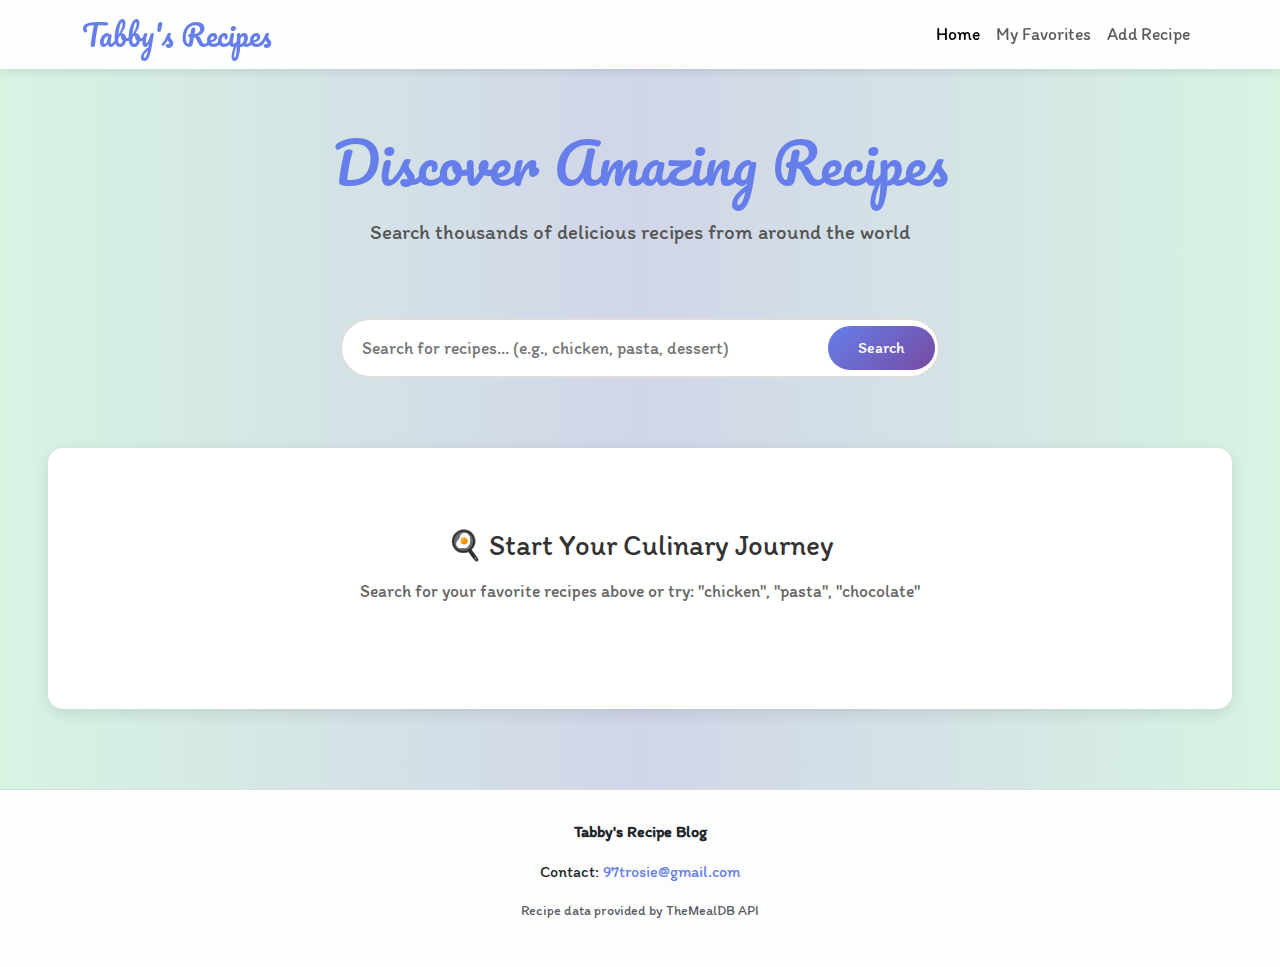
<file: index.html>
<!DOCTYPE html>
<html lang="en">
<head>
    <meta charset="UTF-8">
    <meta name="viewport" content="width=device-width, initial-scale=1.0">
    <title>Tabby's Recipe Blog | Discover Amazing Recipes</title>
    <!-- Bootstrap CSS -->
    <link href="https://cdn.jsdelivr.net/npm/bootstrap@5.3.3/dist/css/bootstrap.min.css" rel="stylesheet">
    
    <!-- Google Fonts -->
    <link rel="preconnect" href="https://fonts.googleapis.com">
    <link rel="preconnect" href="https://fonts.gstatic.com" crossorigin>
    <link href="https://fonts.googleapis.com/css2?family=Pacifico&family=Itim&display=swap" rel="stylesheet">

    <!-- Custom CSS -->
    <link rel="stylesheet" href="css/styles.css">
    
</head>
<body>
    <!-- Navigation -->
    <nav class="navbar navbar-expand-lg navbar-light sticky-top">
        <div class="container">
            <a class="navbar-brand pacifico" href="index.html">Tabby's Recipes</a>
            <button class="navbar-toggler" type="button" data-bs-toggle="collapse" data-bs-target="#navbarNav">
                <span class="navbar-toggler-icon"></span>
            </button>
            <div class="collapse navbar-collapse" id="navbarNav">
                <ul class="navbar-nav ms-auto">
                    <li class="nav-item">
                        <a class="nav-link active" href="index.html">Home</a>
                    </li>
                    <li class="nav-item">
                        <a class="nav-link" href="favorites.html">My Favorites</a>
                    </li>
                    <li class="nav-item">
                        <a class="nav-link" href="add-recipe.html">Add Recipe</a>
                    </li>
                </ul>
            </div>
        </div>
    </nav>

    <!-- Hero Section -->
    <section class="hero">
        <h1 class="pacifico">Discover Amazing Recipes</h1>
        <p>Search thousands of delicious recipes from around the world</p>
    </section>

    <!-- Search Section -->
    <div class="search-container">
        <div class="search-wrapper">
            <input 
                type="text" 
                class="search-input" 
                id="searchInput" 
                placeholder="Search for recipes... (e.g., chicken, pasta, dessert)"
                autocomplete="off"
            >
            <button class="search-btn" id="searchBtn">Search</button>
        </div>
    </div>

    <!-- Loading Spinner -->
    <div class="spinner" id="loadingSpinner">
        <div class="spinner-border text-primary" role="status" style="width: 3rem; height: 3rem;">
            <span class="visually-hidden">Loading...</span>
        </div>
        <p class="mt-3">Searching for recipes...</p>
    </div>

    <!-- Recipes Section -->
    <section class="recipes-section">
        <h2 class="section-title" id="resultsTitle" style="display: none;">Search Results</h2>
        <div class="row g-4" id="recipesContainer">
            <!-- Empty state on load -->
            <div class="empty-state">
                <h3>🍳 Start Your Culinary Journey</h3>
                <p>Search for your favorite recipes above or try: "chicken", "pasta", "chocolate"</p>
            </div>
        </div>
    </section>

    <!-- Footer -->
    <footer>
        <p><strong>Tabby's Recipe Blog</strong></p>
        <p>Contact: <a href="mailto:97trosie@gmail.com">97trosie@gmail.com</a></p>
        <p class="text-muted small">Recipe data provided by TheMealDB API</p>
    </footer>

    <!-- Bootstrap JS -->
     <script src="https://cdn.jsdelivr.net/npm/bootstrap@5.3.3/dist/js/bootstrap.bundle.min.js"></script>

     <!-- Shared JS Files (order matters!) -->
      <script src="js/storage.js"></script>
      <script src="js/api.js"></script>
      <script src="js/validation.js"></script>

      <!-- Page-specific JS -->
       <script src="js/home.js"></script>
</body>
</html>
</file>
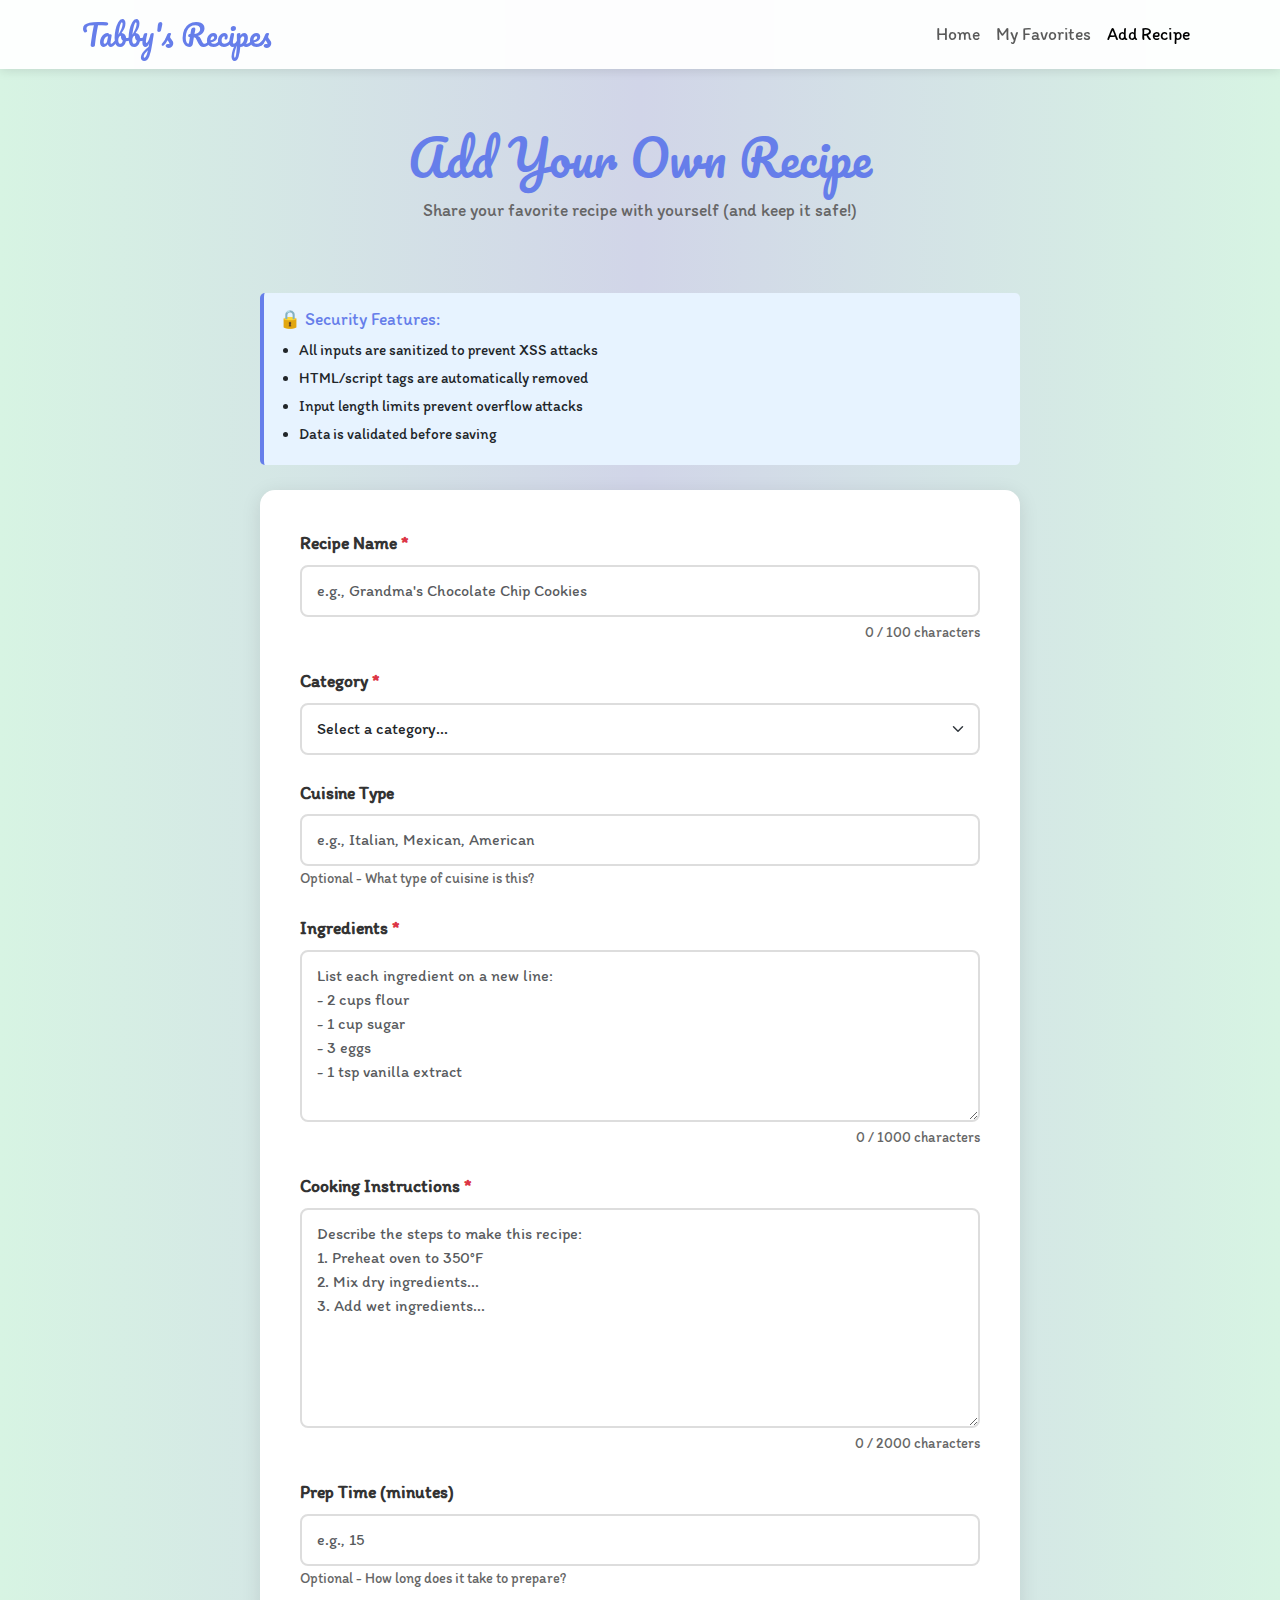
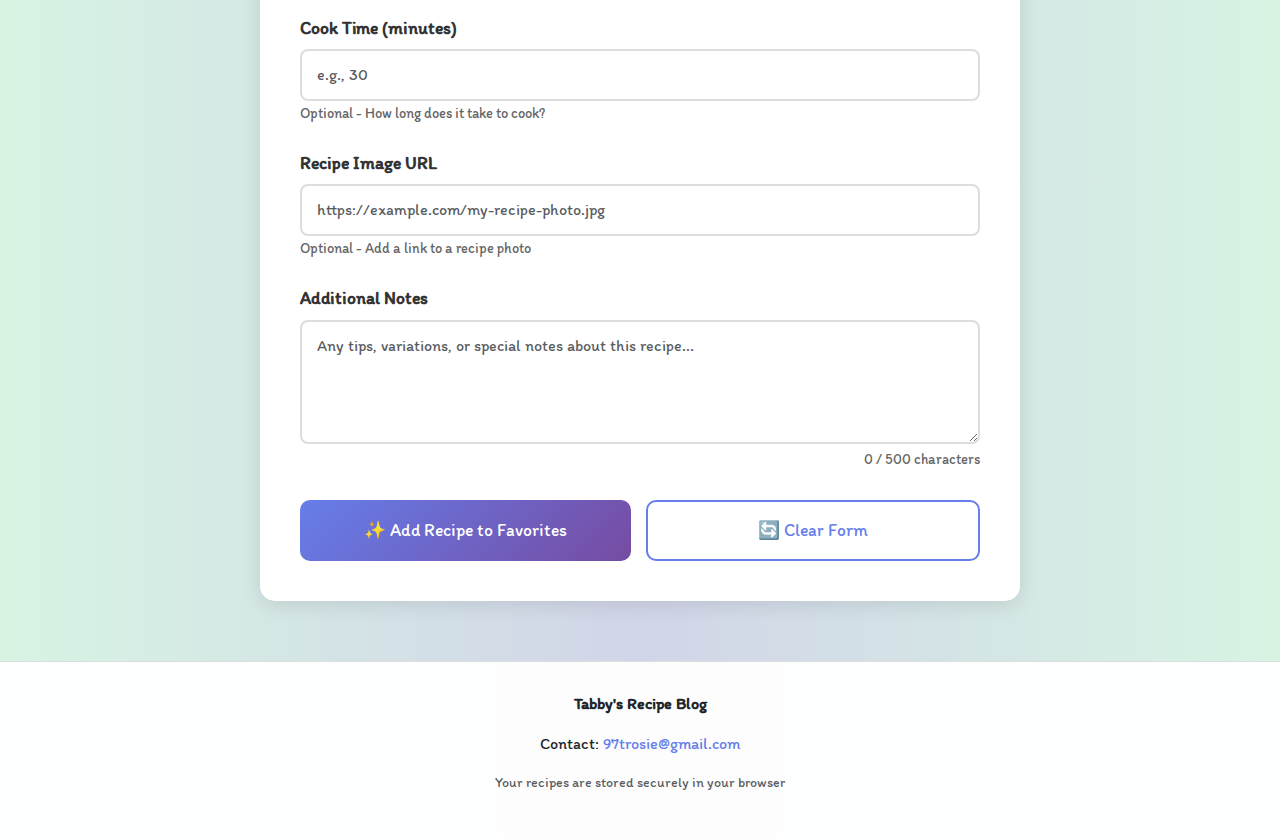
<file: add-recipe.html>
<!DOCTYPE html>
<html lang="en">
<head>
    <meta charset="UTF-8">
    <meta name="viewport" content="width=device-width, initial-scale=1.0">
    <title>Add Recipe | Tabby's Recipe Blog</title>
    <!-- Bootstrap CSS -->
    <link href="https://cdn.jsdelivr.net/npm/bootstrap@5.3.3/dist/css/bootstrap.min.css" rel="stylesheet">

    <!-- Google Fonts -->
    <link rel="preconnect" href="https://fonts.googleapis.com">
    <link rel="preconnect" href="https://fonts.gstatic.com" crossorigin>
    <link href="https://fonts.googleapis.com/css2?family=Pacifico&family=Itim&display=swap" rel="stylesheet">

    <!-- Custom CSS -->
    <link rel="stylesheet" href="css/styles.css">
       

       
</head>
<body>
    <!-- Navigation -->
    <nav class="navbar navbar-expand-lg navbar-light sticky-top">
        <div class="container">
            <a class="navbar-brand pacifico" href="index.html">Tabby's Recipes</a>
            <button class="navbar-toggler" type="button" data-bs-toggle="collapse" data-bs-target="#navbarNav">
                <span class="navbar-toggler-icon"></span>
            </button>
            <div class="collapse navbar-collapse" id="navbarNav">
                <ul class="navbar-nav ms-auto">
                    <li class="nav-item">
                        <a class="nav-link" href="index.html">Home</a>
                    </li>
                    <li class="nav-item">
                        <a class="nav-link" href="favorites.html">My Favorites</a>
                    </li>
                    <li class="nav-item">
                        <a class="nav-link active" href="add-recipe.html">Add Recipe</a>
                    </li>
                </ul>
            </div>
        </div>
    </nav>

    <!-- Header Section -->
    <section class="page-header">
        <h1 class="pacifico">Add Your Own Recipe</h1>
        <p>Share your favorite recipe with yourself (and keep it safe!)</p>
    </section>

    <!-- Form Container -->
    <div class="form-container">
        <!-- Success Message -->
        <div class="success-message" id="successMessage">
            <h5>✅ Recipe Added Successfully!</h5>
            <p>Your recipe has been saved to your favorites.</p>
        </div>

        <!-- Security Info -->
        <div class="security-info">
            <h5>🔒 Security Features:</h5>
            <ul>
                <li>All inputs are sanitized to prevent XSS attacks</li>
                <li>HTML/script tags are automatically removed</li>
                <li>Input length limits prevent overflow attacks</li>
                <li>Data is validated before saving</li>
            </ul>
        </div>

        <div class="form-card">
            <form id="recipeForm" novalidate>
                <!-- Recipe Name -->
                <div class="form-group">
                    <label for="recipeName" class="form-label">
                        Recipe Name <span class="required">*</span>
                    </label>
                    <input 
                        type="text" 
                        class="form-control" 
                        id="recipeName" 
                        placeholder="e.g., Grandma's Chocolate Chip Cookies"
                        maxlength="100"
                        required
                    >
                    <div class="char-counter">
                        <span id="nameCounter">0</span> / 100 characters
                    </div>
                    <div class="error-message" id="nameError"></div>
                </div>

                <!-- Category -->
                <div class="form-group">
                    <label for="category" class="form-label">
                        Category <span class="required">*</span>
                    </label>
                    <select class="form-select" id="category" required>
                        <option value="">Select a category...</option>
                        <option value="Breakfast">Breakfast</option>
                        <option value="Lunch">Lunch</option>
                        <option value="Dinner">Dinner</option>
                        <option value="Dessert">Dessert</option>
                        <option value="Snack">Snack</option>
                        <option value="Beverage">Beverage</option>
                        <option value="Appetizer">Appetizer</option>
                    </select>
                    <div class="error-message" id="categoryError"></div>
                </div>

                <!-- Cuisine -->
                <div class="form-group">
                    <label for="cuisine" class="form-label">
                        Cuisine Type
                    </label>
                    <input 
                        type="text" 
                        class="form-control" 
                        id="cuisine" 
                        placeholder="e.g., Italian, Mexican, American"
                        maxlength="50"
                    >
                    <small class="form-text">Optional - What type of cuisine is this?</small>
                </div>

                <!-- Ingredients -->
                <div class="form-group">
                    <label for="ingredients" class="form-label">
                        Ingredients <span class="required">*</span>
                    </label>
                    <textarea 
                        class="form-control" 
                        id="ingredients" 
                        rows="6"
                        placeholder="List each ingredient on a new line:&#10;- 2 cups flour&#10;- 1 cup sugar&#10;- 3 eggs&#10;- 1 tsp vanilla extract"
                        maxlength="1000"
                        required
                    ></textarea>
                    <div class="char-counter">
                        <span id="ingredientsCounter">0</span> / 1000 characters
                    </div>
                    <div class="error-message" id="ingredientsError"></div>
                </div>

                <!-- Instructions -->
                <div class="form-group">
                    <label for="instructions" class="form-label">
                        Cooking Instructions <span class="required">*</span>
                    </label>
                    <textarea 
                        class="form-control" 
                        id="instructions" 
                        rows="8"
                        placeholder="Describe the steps to make this recipe:&#10;1. Preheat oven to 350°F&#10;2. Mix dry ingredients...&#10;3. Add wet ingredients..."
                        maxlength="2000"
                        required
                    ></textarea>
                    <div class="char-counter">
                        <span id="instructionsCounter">0</span> / 2000 characters
                    </div>
                    <div class="error-message" id="instructionsError"></div>
                </div>

                <!-- Prep Time -->
                <div class="form-group">
                    <label for="prepTime" class="form-label">
                        Prep Time (minutes)
                    </label>
                    <input 
                        type="number" 
                        class="form-control" 
                        id="prepTime" 
                        placeholder="e.g., 15"
                        min="1"
                        max="999"
                    >
                    <small class="form-text">Optional - How long does it take to prepare?</small>
                </div>

                <!-- Cook Time -->
                <div class="form-group">
                    <label for="cookTime" class="form-label">
                        Cook Time (minutes)
                    </label>
                    <input 
                        type="number" 
                        class="form-control" 
                        id="cookTime" 
                        placeholder="e.g., 30"
                        min="1"
                        max="999"
                    >
                    <small class="form-text">Optional - How long does it take to cook?</small>
                </div>

                <!-- Image URL -->
                <div class="form-group">
                    <label for="imageUrl" class="form-label">
                        Recipe Image URL
                    </label>
                    <input 
                        type="url" 
                        class="form-control" 
                        id="imageUrl" 
                        placeholder="https://example.com/my-recipe-photo.jpg"
                    >
                    <small class="form-text">Optional - Add a link to a recipe photo</small>
                    <div class="error-message" id="imageUrlError"></div>
                </div>

                <!-- Notes -->
                <div class="form-group">
                    <label for="notes" class="form-label">
                        Additional Notes
                    </label>
                    <textarea 
                        class="form-control" 
                        id="notes" 
                        rows="4"
                        placeholder="Any tips, variations, or special notes about this recipe..."
                        maxlength="500"
                    ></textarea>
                    <div class="char-counter">
                        <span id="notesCounter">0</span> / 500 characters
                    </div>
                </div>

                <!-- Buttons -->
                <div class="btn-container">
                    <button type="submit" class="btn-submit" id="submitBtn">
                        ✨ Add Recipe to Favorites
                    </button>
                    <button type="button" class="btn-reset" onclick="resetForm()">
                        🔄 Clear Form
                    </button>
                </div>
            </form>
        </div>
    </div>

    <!-- Footer -->
    <footer>
        <p><strong>Tabby's Recipe Blog</strong></p>
        <p>Contact: <a href="mailto:97trosie@gmail.com">97trosie@gmail.com</a></p>
        <p class="text-muted small">Your recipes are stored securely in your browser</p>
    </footer>

    <!-- Bootstrap JS -->
    <script src="https://cdn.jsdelivr.net/npm/bootstrap@5.3.3/dist/js/bootstrap.bundle.min.js"></script>

    <!-- Shared JS Files (order matters!) -->
    <script src="js/storage.js"></script>
    <script src="js/api.js"></script>
    <script src="js/validation.js"></script>

    <!-- Page-specific JS -->
    <script src="js/add-recipe.js"></script>

    
</body>
</html>
</file>
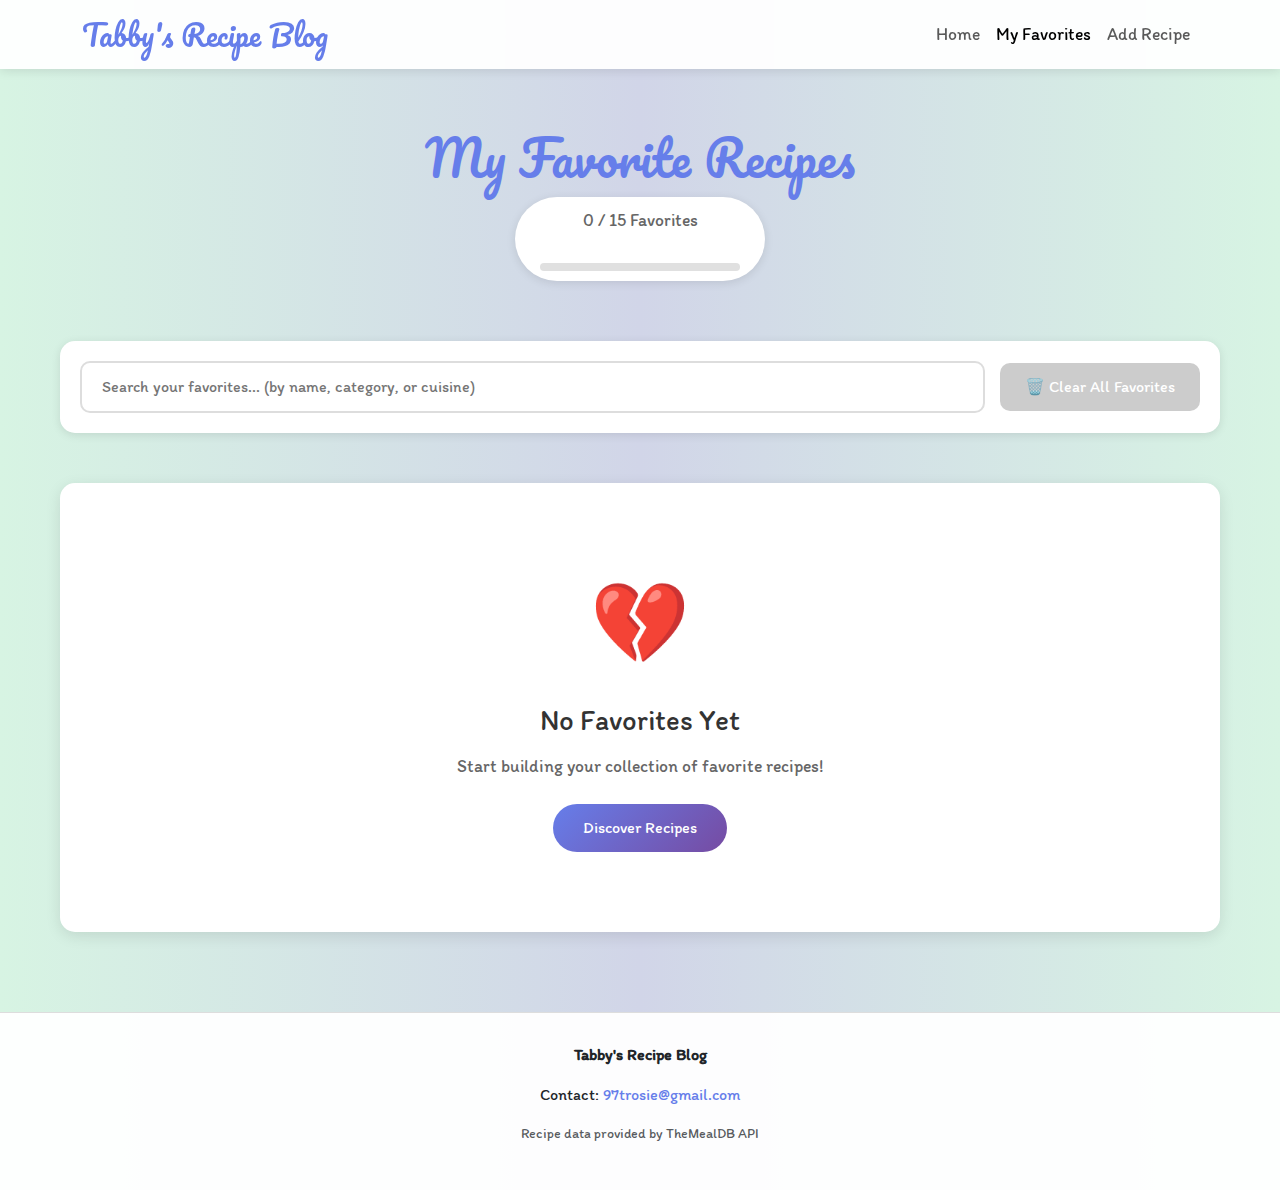
<file: favorites.html>
<!DOCTYPE html>
<html lang="en">
<head>
    <meta charset="UTF-8">
    <meta name="viewport" content="width=device-width, initial-scale=1.0">
    <title>My Favorites | Tabby's Recipe Blog</title>
    <!-- Bootstrap CSS -->
    <link href="https://cdn.jsdelivr.net/npm/bootstrap@5.3.3/dist/css/bootstrap.min.css" rel="stylesheet">

    <!-- Google Fonts -->
    <link rel="preconnect" href="https://fonts.googleapis.com">
    <link rel="preconnect" href="https://fonts.gstatic.com" crossorigin>
    <link href="https://fonts.googleapis.com/css2?family=Pacifico&family=Itim&display=swap" rel="stylesheet">

    <!-- Custom CSS -->
    <link rel="stylesheet" href="css/styles.css">
</head>
<body>
    <!-- Navigation -->
    <nav class="navbar navbar-expand-lg navbar-light sticky-top">
        <div class="container">
            <a class="navbar-brand pacifico" href="index.html">Tabby's Recipe Blog</a>
            <button class="navbar-toggler" type="button" data-bs-toggle="collapse" data-bs-target="#navbarNav">
                <span class="navbar-toggler-icon"></span>
            </button>
            <div class="collapse navbar-collapse" id="navbarNav">
                <ul class="navbar-nav ms-auto">
                    <li class="nav-item">
                        <a class="nav-link" href="index.html">Home</a>
                    </li>
                    <li class="nav-item">
                        <a class="nav-link active" href="favorites.html">My Favorites</a>
                    </li>
                    <li class="nav-item">
                        <a class="nav-link" href="add-recipe.html">Add Recipe</a>
                    </li>
                </ul>
            </div>
        </div>
    </nav>

    <!-- Header Section -->
    <section class="page-header">
        <h1 class="pacifico">My Favorite Recipes</h1>
        <div class="favorites-counter">
            <p class="counter-text"><span id="favCount">0</span> / 15 Favorites</p>
            <div class="counter-bar">
                <div class="counter-fill" id="counterFill"></div>
            </div>
        </div>
    </section>

    <!-- Search and Controls -->
    <div class="controls-section">
        <div class="search-filter">
            <input 
                type="text" 
                class="filter-input" 
                id="filterInput" 
                placeholder="Search your favorites... (by name, category, or cuisine)"
                autocomplete="off"
            >
            <button class="btn-clear-all" id="clearAllBtn" onclick="confirmClearAll()">
                🗑️ Clear All Favorites
            </button>
        </div>
    </div>

    <!-- Favorites Section -->
    <section class="favorites-section">
        <div class="row g-4" id="favoritesContainer">
            <!-- Recipes will be loaded here -->
        </div>
    </section>

    <!-- Footer -->
    <footer>
        <p><strong>Tabby's Recipe Blog</strong></p>
        <p>Contact: <a href="mailto:97trosie@gmail.com">97trosie@gmail.com</a></p>
        <p class="text-muted small">Recipe data provided by TheMealDB API</p>
    </footer>

    <!-- Bootstrap JS -->
     <script src="https://cdn.jsdelivr.net/npm/bootstrap@5.3.3/dist/js/bootstrap.bundle.min.js"></script>
     <!-- Shared JS Files (order matters!) -->
      <script src="js/storage.js"></script>
      <script src="js/api.js"></script>
      <script src="js/validation.js"></script>

      <!-- Page-specific JS -->
    <script src="js/favorites.js"></script>

    
</body>
</html>
</file>
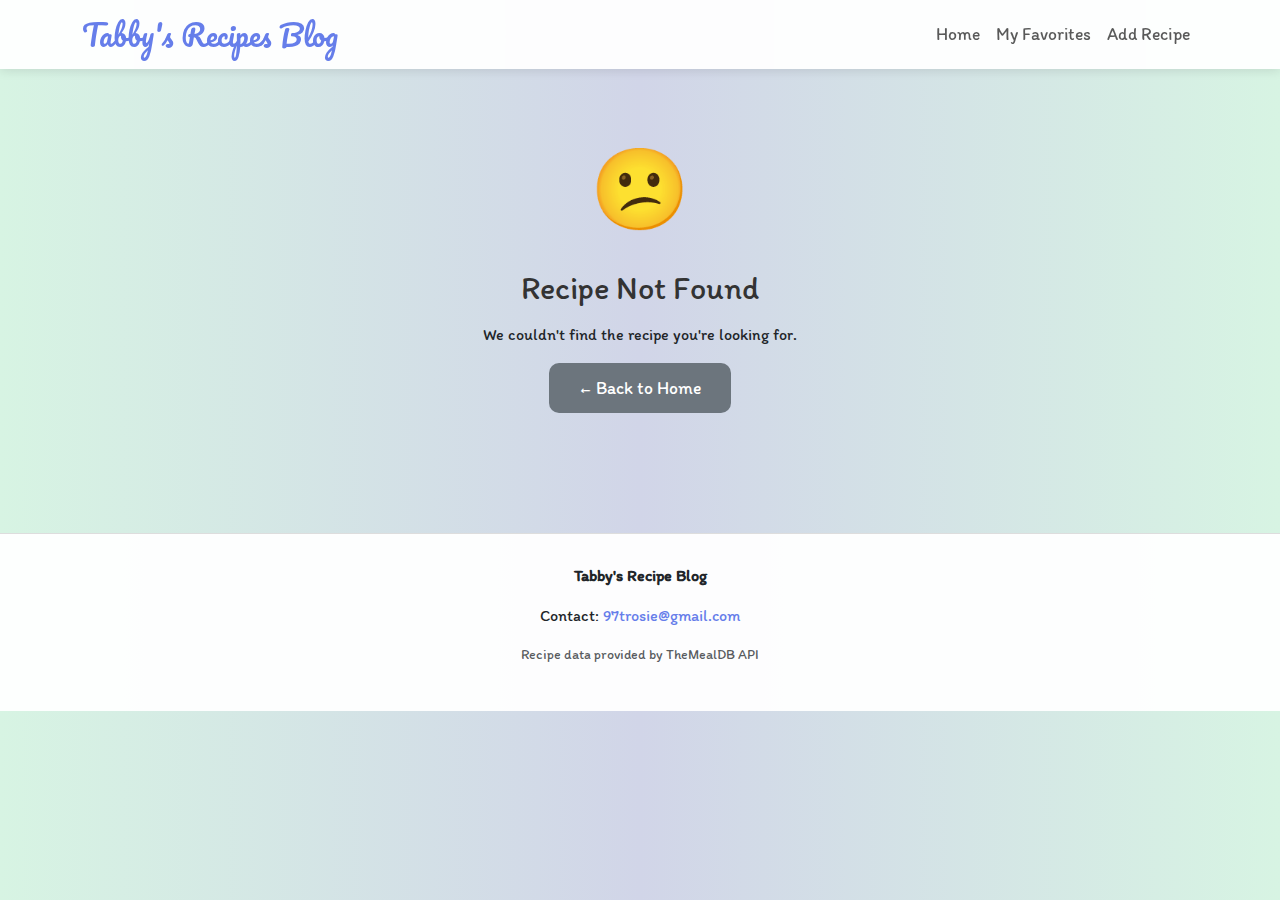
<file: recipe-detail.html>
<!DOCTYPE html>
<html lang="en">
<head>
    <meta charset="UTF-8">
    <meta name="viewport" content="width=device-width, initial-scale=1.0">
    <title>Recipe Details | Tabby's Recipe Blog</title>
    <!-- Bootstrap CSS -->
    <link href="https://cdn.jsdelivr.net/npm/bootstrap@5.3.3/dist/css/bootstrap.min.css" rel="stylesheet">

    <!-- Google Fonts -->
    <link rel="preconnect" href="https://fonts.googleapis.com">
    <link rel="preconnect" href="https://fonts.gstatic.com" crossorigin>
    <link href="https://fonts.googleapis.com/css2?family=Pacifico&family=Itim&display=swap" rel="stylesheet">

    <!-- Custom CSS -->
    <link rel="stylesheet" href="css/styles.css">
</head>
<body>
    <!-- Navigation -->
    <nav class="navbar navbar-expand-lg navbar-light sticky-top">
        <div class="container">
            <a class="navbar-brand pacifico" href="index.html">Tabby's Recipes Blog</a>
            <button class="navbar-toggler" type="button" data-bs-toggle="collapse" data-bs-target="#navbarNav">
                <span class="navbar-toggler-icon"></span>
            </button>
            <div class="collapse navbar-collapse" id="navbarNav">
                <ul class="navbar-nav ms-auto">
                    <li class="nav-item">
                        <a class="nav-link" href="index.html">Home</a>
                    </li>
                    <li class="nav-item">
                        <a class="nav-link" href="favorites.html">My Favorites</a>
                    </li>
                    <li class="nav-item">
                        <a class="nav-link" href="add-recipe.html">Add Recipe</a>
                    </li>
                </ul>
            </div>
        </div>
    </nav>

    <!-- Main Content -->
    <main id="mainContent">
        <!-- Content will be loaded here -->
    </main>

    <!-- Footer -->
    <footer>
        <p><strong>Tabby's Recipe Blog</strong></p>
        <p>Contact: <a href="mailto:97trosie@gmail.com">97trosie@gmail.com</a></p>
        <p class="text-muted small">Recipe data provided by TheMealDB API</p>
    </footer>

    <!-- Bootstrap JS -->
    <script src="https://cdn.jsdelivr.net/npm/bootstrap@5.3.3/dist/js/bootstrap.bundle.min.js"></script>

    <!-- Shared JS Files (order matters!) -->
    <script src="js/storage.js"></script>
    <script src="js/api.js"></script>
    <script src="js/validation.js"></script>

    <!-- Page-specific JS -->
    <script src="js/recipe-detail.js"></script>
</body>
</html>
</file>
<file: css/styles.css>
/* ===================================
   Tabby's Recipe Blog - Main Styles
   =================================== */

/* CSS Variables */
:root {
    --primary-gradient: linear-gradient(135deg, #667eea 0%, #764ba2 100%);
    --secondary-gradient: linear-gradient(to right, #d7f4e3, #d1d5e8, #d7f4e3);
    --primary-color: #667eea;
    --danger-color: #dc3545;
    --success-color: #28a745;
    --warning-color: #ffc107;
    --text-dark: #333;
    --text-muted: #666;
    --bg-light: #f8f9fa;
    --border-color: #ddd;
}

/* ===================================
   Global Styles
   =================================== */

body {
    background: var(--secondary-gradient);
    font-family: 'Itim', cursive;
    min-height: 100vh;
}

.pacifico {
    font-family: 'Pacifico', cursive;
}

/* ===================================
   Navigation Bar
   =================================== */

.navbar {
    background: rgba(255, 255, 255, 0.95) !important;
    backdrop-filter: blur(10px);
    box-shadow: 0 2px 10px rgba(0, 0, 0, 0.1);
}

.navbar-brand {
    font-size: 1.8rem;
    color: var(--primary-color) !important;
}

.nav-link {
    font-size: 1.1rem;
    transition: color 0.3s ease;
}

.nav-link:hover {
    color: var(--primary-color) !important;
}

/* ===================================
   Page Headers
   =================================== */

.hero, .page-header {
    text-align: center;
    padding: 60px 20px 40px;
}

.hero h1, .page-header h1 {
    font-size: 3.5rem;
    color: var(--primary-color);
    margin-bottom: 20px;
}

.hero p, .page-header p {
    font-size: 1.3rem;
    color: #555;
    max-width: 600px;
    margin: 0 auto 30px;
}

.page-header h1 {
    font-size: 3rem;
    margin-bottom: 10px;
}

.page-header p {
    font-size: 1.1rem;
    color: var(--text-muted);
}

/* ===================================
   Search Components
   =================================== */

.search-container {
    max-width: 600px;
    margin: 0 auto 50px;
}

.search-wrapper {
    position: relative;
}

.search-input, .filter-input {
    padding: 15px 20px;
    font-size: 1.1rem;
    border: 2px solid var(--border-color);
    border-radius: 50px;
    width: 100%;
    transition: all 0.3s ease;
}

.search-input:focus, .filter-input:focus {
    outline: none;
    border-color: var(--primary-color);
    box-shadow: 0 0 0 3px rgba(102, 126, 234, 0.1);
}

.search-btn {
    position: absolute;
    right: 5px;
    top: 50%;
    transform: translateY(-50%);
    background: var(--primary-gradient);
    color: white;
    border: none;
    padding: 10px 30px;
    border-radius: 50px;
    font-size: 1rem;
    cursor: pointer;
    transition: transform 0.2s ease;
}

.search-btn:hover {
    transform: translateY(-50%) scale(1.05);
}

/* ===================================
   Recipe Cards
   =================================== */

.recipes-section, .favorites-section {
    max-width: 1200px;
    margin: 0 auto;
    padding: 20px;
}

.section-title {
    text-align: center;
    font-size: 2rem;
    color: var(--text-dark);
    margin-bottom: 30px;
}

.recipe-card {
    background: white;
    border-radius: 15px;
    overflow: hidden;
    box-shadow: 0 4px 15px rgba(0, 0, 0, 0.1);
    transition: transform 0.3s ease, box-shadow 0.3s ease;
    cursor: pointer;
    height: 100%;
}

.recipe-card:hover {
    transform: translateY(-5px);
    box-shadow: 0 8px 25px rgba(0, 0, 0, 0.15);
}

.recipe-img {
    width: 100%;
    height: 200px;
    object-fit: cover;
}

.recipe-body {
    padding: 20px;
}

.recipe-title {
    font-size: 1.3rem;
    color: var(--text-dark);
    margin-bottom: 10px;
    font-weight: 600;
}

.recipe-category {
    display: inline-block;
    background: var(--primary-gradient);
    color: white;
    padding: 5px 15px;
    border-radius: 20px;
    font-size: 0.9rem;
    margin-bottom: 10px;
}

.recipe-meta {
    display: flex;
    gap: 15px;
    margin-top: 10px;
    font-size: 0.95rem;
    color: var(--text-muted);
}

.recipe-actions {
    display: flex;
    gap: 10px;
    margin-top: 15px;
}

/* ===================================
   Buttons
   =================================== */

.btn-favorite {
    flex: 1;
    background: #fff;
    border: 2px solid var(--primary-color);
    color: var(--primary-color);
    padding: 8px;
    border-radius: 8px;
    transition: all 0.3s ease;
    font-size: 0.95rem;
    cursor: pointer;
}

.btn-favorite:hover {
    background: var(--primary-color);
    color: white;
}

.btn-favorite.active {
    background: var(--primary-color);
    color: white;
}

.btn-view {
    flex: 1;
    background: var(--primary-gradient);
    color: white;
    border: none;
    padding: 8px;
    border-radius: 8px;
    transition: transform 0.2s ease;
    font-size: 0.95rem;
    cursor: pointer;
}

.btn-view:hover {
    transform: scale(1.05);
}

.btn-remove {
    flex: 1;
    background: var(--danger-color);
    color: white;
    border: none;
    padding: 10px;
    border-radius: 8px;
    transition: all 0.3s ease;
    font-size: 0.95rem;
    cursor: pointer;
}

.btn-remove:hover {
    background: #c82333;
    transform: scale(1.05);
}

.btn-clear-all {
    background: var(--danger-color);
    color: white;
    border: none;
    padding: 12px 25px;
    border-radius: 10px;
    font-size: 1rem;
    cursor: pointer;
    transition: all 0.3s ease;
    white-space: nowrap;
}

.btn-clear-all:hover {
    background: #c82333;
    transform: scale(1.05);
}

.btn-clear-all:disabled {
    background: #ccc;
    cursor: not-allowed;
    transform: none;
}

.btn-submit {
    flex: 1;
    background: var(--primary-gradient);
    color: white;
    border: none;
    padding: 15px;
    border-radius: 10px;
    font-size: 1.1rem;
    cursor: pointer;
    transition: transform 0.2s ease;
}

.btn-submit:hover:not(:disabled) {
    transform: scale(1.05);
}

.btn-submit:disabled {
    opacity: 0.6;
    cursor: not-allowed;
}

.btn-reset {
    flex: 1;
    background: #fff;
    color: var(--primary-color);
    border: 2px solid var(--primary-color);
    padding: 15px;
    border-radius: 10px;
    font-size: 1.1rem;
    cursor: pointer;
    transition: all 0.2s ease;
}

.btn-reset:hover {
    background: var(--primary-color);
    color: white;
}

.btn-back {
    background: #6c757d;
    color: white;
    padding: 12px 30px;
    border-radius: 10px;
    font-size: 1.1rem;
    text-decoration: none;
    transition: all 0.3s ease;
    display: inline-block;
}

.btn-back:hover {
    background: #5a6268;
    color: white;
    transform: scale(1.05);
}

.btn-print {
    background: var(--primary-gradient);
    color: white;
    border: none;
    padding: 12px 30px;
    border-radius: 10px;
    font-size: 1.1rem;
    cursor: pointer;
    transition: all 0.3s ease;
}

.btn-print:hover {
    transform: scale(1.05);
}

.btn-favorite-large {
    background: #fff;
    border: 2px solid var(--primary-color);
    color: var(--primary-color);
    padding: 12px 30px;
    border-radius: 10px;
    font-size: 1.1rem;
    cursor: pointer;
    transition: all 0.3s ease;
}

.btn-favorite-large:hover {
    background: var(--primary-color);
    color: white;
    transform: scale(1.05);
}

.btn-favorite-large.active {
    background: var(--primary-color);
    color: white;
}

.btn-primary-custom {
    display: inline-block;
    background: var(--primary-gradient);
    color: white;
    padding: 12px 30px;
    border-radius: 50px;
    text-decoration: none;
    transition: transform 0.3s ease;
}

.btn-primary-custom:hover {
    transform: scale(1.05);
    color: white;
}

.btn-container {
    display: flex;
    gap: 15px;
    margin-top: 30px;
}

/* ===================================
   Loading & Empty States
   =================================== */

.spinner {
    display: none;
    text-align: center;
    padding: 40px;
}

.spinner.active {
    display: block;
}

.loading-container {
    display: flex;
    justify-content: center;
    align-items: center;
    min-height: 400px;
}

.empty-state {
    text-align: center;
    padding: 80px 20px;
    background: white;
    border-radius: 15px;
    box-shadow: 0 4px 15px rgba(0, 0, 0, 0.1);
}

.empty-state-icon {
    font-size: 5rem;
    margin-bottom: 20px;
}

.empty-state h3 {
    font-size: 1.8rem;
    margin-bottom: 15px;
    color: var(--text-dark);
}

.empty-state p {
    font-size: 1.1rem;
    color: var(--text-muted);
    margin-bottom: 25px;
}

.error-container {
    text-align: center;
    padding: 60px 20px;
}

.error-icon {
    font-size: 5rem;
    margin-bottom: 20px;
}

.error-title {
    font-size: 2rem;
    color: var(--text-dark);
    margin-bottom: 15px;
}

/* ===================================
   Favorites Page Specific
   =================================== */

.favorites-counter {
    display: inline-block;
    background: white;
    padding: 10px 25px;
    border-radius: 50px;
    box-shadow: 0 2px 10px rgba(0, 0, 0, 0.1);
    margin-bottom: 20px;
}

.counter-text {
    font-size: 1.2rem;
    color: var(--text-dark);
    margin: 0;
}

.counter-bar {
    width: 200px;
    height: 8px;
    background: #e0e0e0;
    border-radius: 10px;
    overflow: hidden;
    margin: 8px auto 0;
}

.counter-fill {
    height: 100%;
    background: var(--primary-gradient);
    transition: width 0.3s ease;
}

.controls-section {
    max-width: 1200px;
    margin: 0 auto 30px;
    padding: 0 20px;
}

.search-filter {
    background: white;
    padding: 20px;
    border-radius: 15px;
    box-shadow: 0 2px 10px rgba(0, 0, 0, 0.1);
    display: flex;
    gap: 15px;
    flex-wrap: wrap;
    align-items: center;
    justify-content: space-between;
}

.filter-input {
    flex: 1;
    min-width: 250px;
    padding: 12px 20px;
    border: 2px solid var(--border-color);
    border-radius: 10px;
    font-size: 1rem;
    transition: border-color 0.3s ease;
}

/* ===================================
   Add Recipe Page - Form Styles
   =================================== */

.form-container {
    max-width: 800px;
    margin: 0 auto 60px;
    padding: 0 20px;
}

.form-card {
    background: white;
    border-radius: 15px;
    padding: 40px;
    box-shadow: 0 4px 20px rgba(0, 0, 0, 0.1);
}

.form-group {
    margin-bottom: 25px;
}

.form-label {
    font-size: 1.1rem;
    font-weight: 600;
    color: var(--text-dark);
    margin-bottom: 8px;
    display: block;
}

.required {
    color: var(--danger-color);
}

.form-control, .form-select {
    padding: 12px 15px;
    font-size: 1rem;
    border: 2px solid var(--border-color);
    border-radius: 8px;
    transition: all 0.3s ease;
    font-family: 'Itim', cursive;
}

.form-control:focus, .form-select:focus {
    outline: none;
    border-color: var(--primary-color);
    box-shadow: 0 0 0 3px rgba(102, 126, 234, 0.1);
}

textarea.form-control {
    resize: vertical;
    min-height: 100px;
}

.char-counter {
    text-align: right;
    font-size: 0.9rem;
    color: var(--text-muted);
    margin-top: 5px;
}

.char-counter.warning {
    color: var(--warning-color);
}

.char-counter.danger {
    color: var(--danger-color);
}

.error-message {
    color: var(--danger-color);
    font-size: 0.9rem;
    margin-top: 5px;
    display: none;
}

.error-message.show {
    display: block;
}

.form-control.invalid {
    border-color: var(--danger-color);
}

.form-control.valid {
    border-color: var(--success-color);
}

.form-text {
    font-size: 0.9rem;
    color: var(--text-muted);
    margin-top: 5px;
}

.success-message {
    background: #d4edda;
    border: 2px solid var(--success-color);
    color: #155724;
    padding: 20px;
    border-radius: 10px;
    margin-bottom: 20px;
    display: none;
}

.success-message.show {
    display: block;
    animation: slideIn 0.3s ease-out;
}

@keyframes slideIn {
    from {
        opacity: 0;
        transform: translateY(-20px);
    }
    to {
        opacity: 1;
        transform: translateY(0);
    }
}

.security-info {
    background: #e7f3ff;
    border-left: 4px solid var(--primary-color);
    padding: 15px;
    margin-bottom: 25px;
    border-radius: 5px;
}

.security-info h5 {
    color: var(--primary-color);
    margin-bottom: 10px;
    font-size: 1.1rem;
}

.security-info ul {
    margin: 0;
    padding-left: 20px;
}

.security-info li {
    margin-bottom: 5px;
    font-size: 0.95rem;
}

/* ===================================
   Recipe Detail Page
   =================================== */

.recipe-header {
    background: white;
    border-radius: 20px;
    overflow: hidden;
    box-shadow: 0 4px 20px rgba(0, 0, 0, 0.1);
    margin: 30px auto;
    max-width: 1200px;
}

.recipe-image-container {
    position: relative;
    width: 100%;
    height: 400px;
    overflow: hidden;
}

.recipe-image {
    width: 100%;
    height: 100%;
    object-fit: cover;
}

.recipe-overlay {
    position: absolute;
    bottom: 0;
    left: 0;
    right: 0;
    background: linear-gradient(to top, rgba(0, 0, 0, 0.8), transparent);
    padding: 30px;
    color: white;
}

.recipe-title {
    font-size: 2.5rem;
    margin-bottom: 10px;
    text-shadow: 2px 2px 4px rgba(0, 0, 0, 0.5);
}

.recipe-badges {
    display: flex;
    gap: 10px;
    flex-wrap: wrap;
}

.badge-custom {
    background: rgba(255, 255, 255, 0.2);
    backdrop-filter: blur(10px);
    padding: 8px 15px;
    border-radius: 20px;
    font-size: 0.95rem;
}

.recipe-actions {
    padding: 20px 30px;
    display: flex;
    gap: 15px;
    justify-content: space-between;
    align-items: center;
    flex-wrap: wrap;
}

.recipe-content {
    max-width: 1200px;
    margin: 0 auto;
    padding: 0 20px 60px;
}

.content-card {
    background: white;
    border-radius: 15px;
    padding: 30px;
    margin-bottom: 20px;
    box-shadow: 0 4px 15px rgba(0, 0, 0, 0.1);
}

.section-title {
    font-size: 1.8rem;
    color: var(--primary-color);
    margin-bottom: 20px;
    display: flex;
    align-items: center;
    gap: 10px;
}

.section-icon {
    font-size: 2rem;
}

.recipe-info-grid {
    display: grid;
    grid-template-columns: repeat(auto-fit, minmax(200px, 1fr));
    gap: 20px;
    margin-bottom: 30px;
}

.info-box {
    background: var(--bg-light);
    padding: 20px;
    border-radius: 10px;
    text-align: center;
}

.info-label {
    font-size: 0.9rem;
    color: var(--text-muted);
    margin-bottom: 5px;
}

.info-value {
    font-size: 1.5rem;
    font-weight: 600;
    color: var(--text-dark);
}

.ingredients-list {
    list-style: none;
    padding: 0;
}

.ingredients-list li {
    padding: 12px 15px;
    margin-bottom: 10px;
    background: var(--bg-light);
    border-radius: 8px;
    border-left: 4px solid var(--primary-color);
    transition: all 0.3s ease;
}

.ingredients-list li:hover {
    background: #e9ecef;
    transform: translateX(5px);
}

.instructions-list {
    counter-reset: step-counter;
    list-style: none;
    padding: 0;
}

.instructions-list li {
    counter-increment: step-counter;
    padding: 20px 20px 20px 60px;
    margin-bottom: 15px;
    background: var(--bg-light);
    border-radius: 10px;
    position: relative;
    line-height: 1.6;
}

.instructions-list li::before {
    content: counter(step-counter);
    position: absolute;
    left: 15px;
    top: 15px;
    background: var(--primary-gradient);
    color: white;
    width: 35px;
    height: 35px;
    border-radius: 50%;
    display: flex;
    align-items: center;
    justify-content: center;
    font-weight: bold;
    font-size: 1.1rem;
}

.notes-box {
    background: #fff3cd;
    border-left: 4px solid var(--warning-color);
    padding: 20px;
    border-radius: 8px;
    margin-top: 20px;
}

.notes-box strong {
    color: #856404;
}

/* ===================================
   Footer
   =================================== */

footer {
    background: rgba(255, 255, 255, 0.95);
    padding: 30px 20px;
    text-align: center;
    margin-top: 60px;
    border-top: 1px solid var(--border-color);
}

footer a {
    color: var(--primary-color);
    text-decoration: none;
}

footer a:hover {
    text-decoration: underline;
}

/* ===================================
   Animations
   =================================== */

@keyframes fadeOut {
    to {
        opacity: 0;
        transform: scale(0.8);
    }
}

.removing {
    animation: fadeOut 0.3s ease-out forwards;
}

/* ===================================
   Utility Classes
   =================================== */

.ndx-glass, .catsections {
    background-color: whitesmoke;
    border-radius: 10px;
    padding: 20px;
    margin: 0 auto;
    margin-bottom: 5px;
    width: 60%;
}

.center {
    text-align: center;
    margin: 0 auto;
    width: 50%;
    padding: 20px;
    border-radius: 10px;
}

.featuredImg img {
    width: 100%;
    height: 100%;
    object-fit: cover;
}

/* ===================================
   Print Styles
   =================================== */

@media print {
    .navbar, .recipe-actions, footer, .btn-print, .btn-back, .btn-favorite-large {
        display: none !important;
    }
    
    body {
        background: white;
    }
    
    .recipe-header, .content-card {
        box-shadow: none;
        page-break-inside: avoid;
    }
}

/* ===================================
   Responsive Design
   =================================== */

@media (max-width: 768px) {
    .hero h1 {
        font-size: 2.5rem;
    }
    
    .hero p {
        font-size: 1.1rem;
    }

    .page-header h1 {
        font-size: 2.2rem;
    }

    .recipe-title {
        font-size: 1.8rem;
    }

    .recipe-image-container {
        height: 250px;
    }

    .recipe-actions {
        flex-direction: column;
        align-items: stretch;
    }

    .btn-favorite-large, .btn-back, .btn-print {
        width: 100%;
        text-align: center;
    }

    .recipe-info-grid {
        grid-template-columns: 1fr 1fr;
    }

    .search-filter {
        flex-direction: column;
    }

    .filter-input {
        width: 100%;
    }

    .btn-clear-all {
        width: 100%;
    }

    .form-card {
        padding: 25px;
    }

    .btn-container {
        flex-direction: column;
    }
}
</file>
